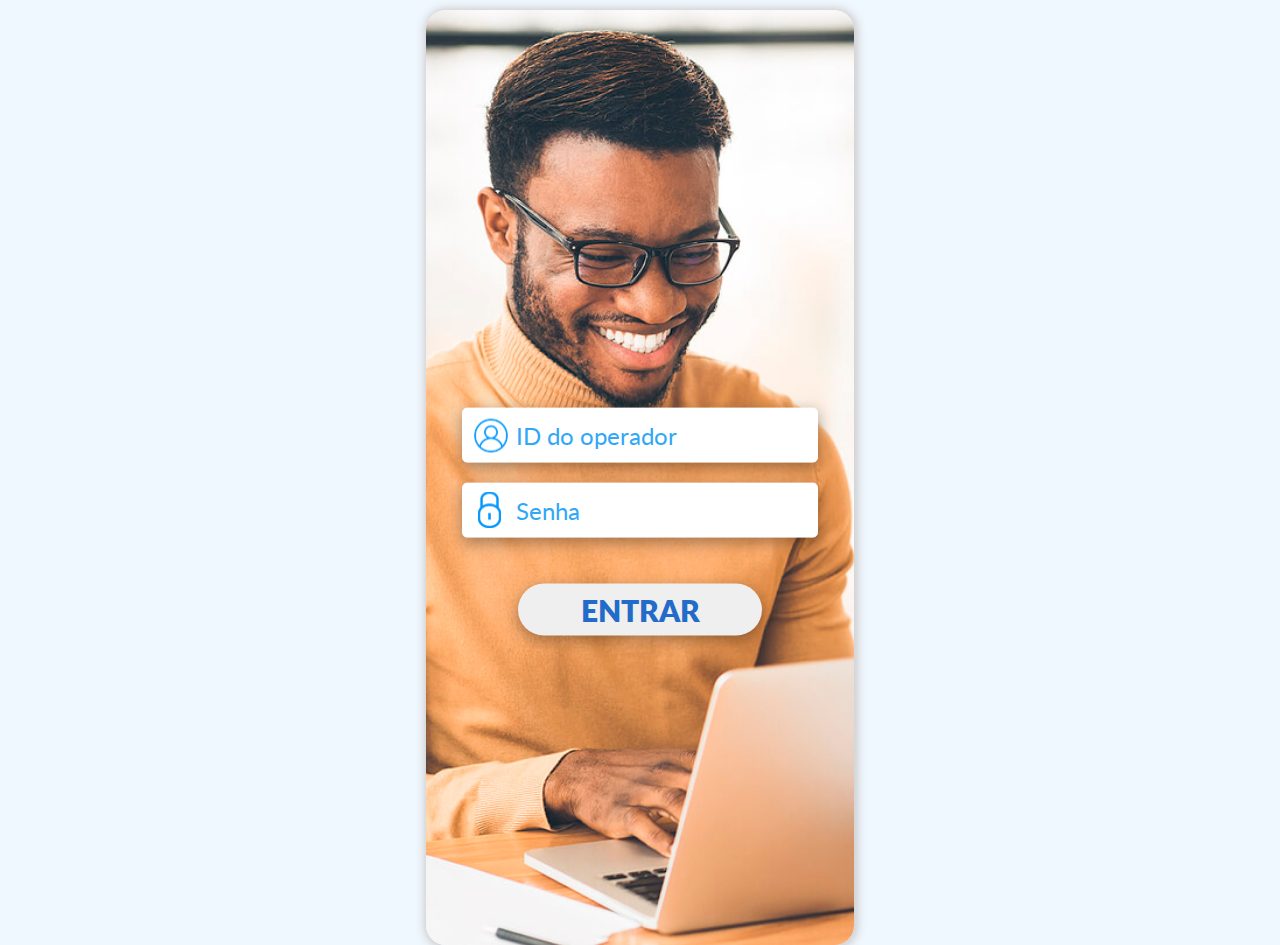
<file: index.html>
<!DOCTYPE html>
<html lang="pt-br">
<head>
    <meta charset="UTF-8">
    <meta name="viewport" content="width=device-width, initial-scale=1.0">
    <title>SPM</title>
    <link rel="stylesheet" href="CSS/style.css">
    <link rel="preconnect" href="https://fonts.googleapis.com">
    <link rel="preconnect" href="https://fonts.gstatic.com" crossorigin>
    <link href="https://fonts.googleapis.com/css2?family=Lobster&display=swap" rel="stylesheet">
</head>
<body>
    <main id="loginScreen">

        <div id="formLogin">
            <form>
                <input type="text" placeholder="ID do operador" class="inputBox idOperador" id="username" title="Insira seu ID" autocomplete minlength="5" maxlength="5" required pattern="\d{5}">

                <input type="password" placeholder="Senha" class="inputBox senha" id="password" title="Insira sua senha" minlength="8" required>

                <button type="submit" class="nextButton loginButton" id="login-button" onclick="login(); return false" autofocus;>ENTRAR</button>
            </form>
        </div>

    </main>
</body>
<script src="JS/script.js"></script>
</html>
</file>
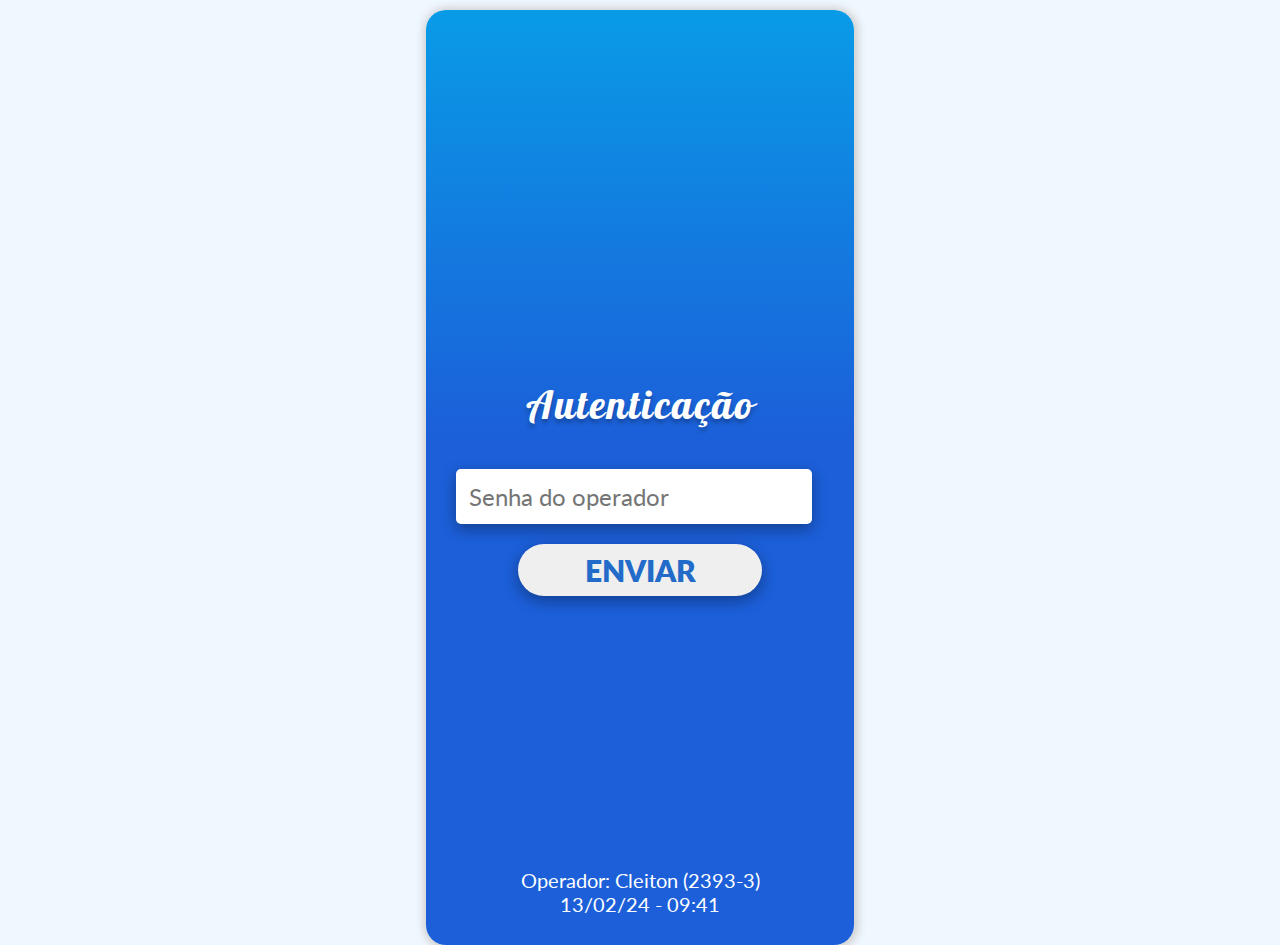
<file: auth.html>
<!DOCTYPE html>
<html lang="pt-br">
<head>
    <meta charset="UTF-8">
    <meta name="viewport" content="width=device-width, initial-scale=1.0">
    <title>SPM</title>
    <link rel="stylesheet" href="CSS/style.css">
    <link rel="preconnect" href="https://fonts.googleapis.com">
<link rel="preconnect" href="https://fonts.gstatic.com" crossorigin>
<link href="https://fonts.googleapis.com/css2?family=Lobster&display=swap" rel="stylesheet">
</head>
<body>

    
    <main class="formAuth">
        <p class="analisysTitle">Autenticação</p>

        <div>
            <form action="">
                <input type="text" placeholder="Senha do operador" class="fillDataProd" required>

                <a href="stop.html"><button type="button" class="nextButton">ENVIAR</button></a>
                
            </form>
        </div>
        <footer>
            <p>Operador: Cleiton (2393-3)</p>
            <p>13/02/24 - 09:41</p>
        </footer>
    </main>
    
</body>

<script src="JS/script.js"></script>
</html>
</file>
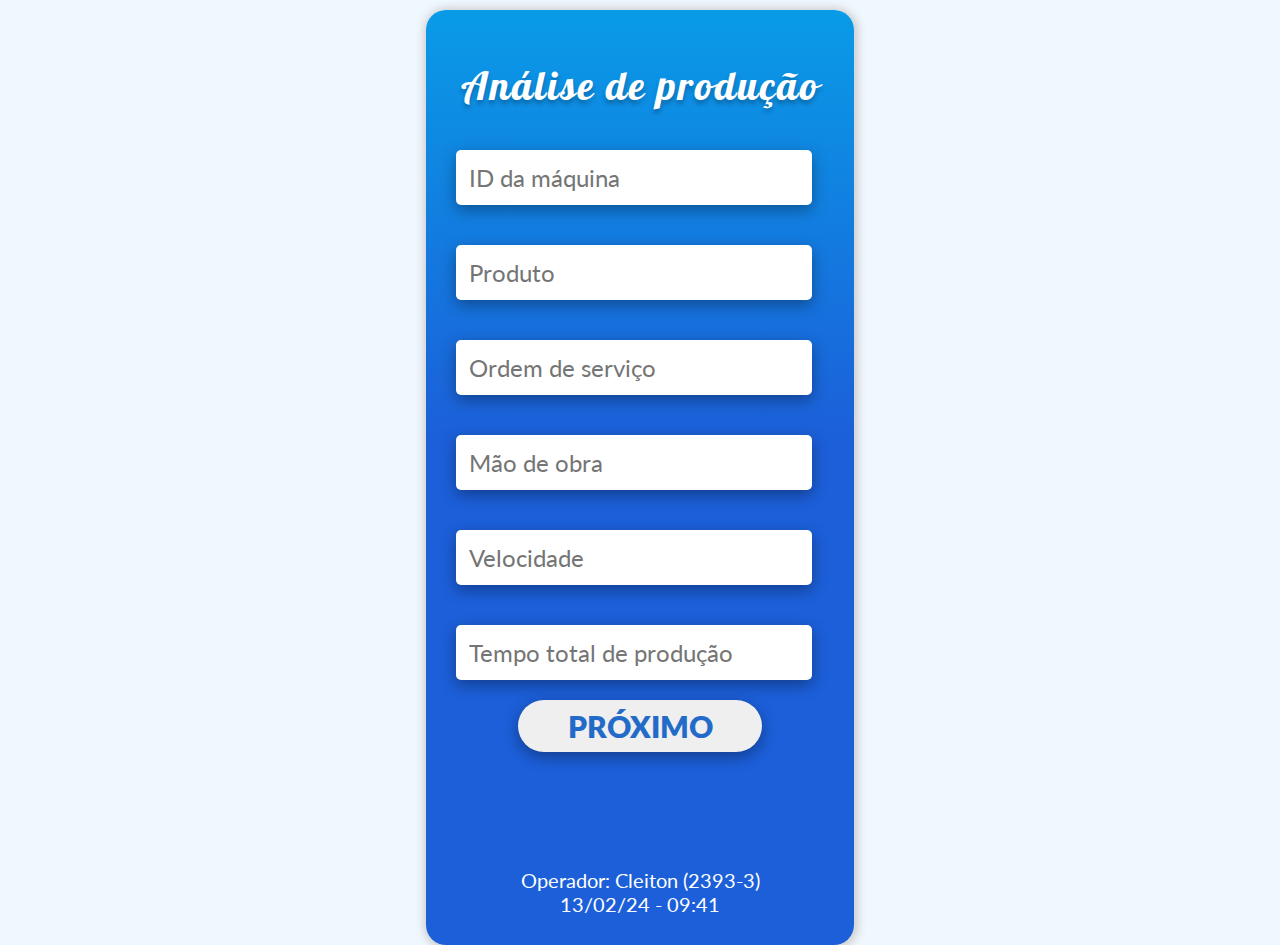
<file: prod.html>
<!DOCTYPE html>
<html lang="pt-br">
<head>
    <meta charset="UTF-8">
    <meta name="viewport" content="width=device-width, initial-scale=1.0">
    <title>SPM</title>
    <link rel="stylesheet" href="CSS/style.css">
    <link rel="preconnect" href="https://fonts.googleapis.com">
<link rel="preconnect" href="https://fonts.gstatic.com" crossorigin>
<link href="https://fonts.googleapis.com/css2?family=Lobster&display=swap" rel="stylesheet">
</head>
<body>

    
    <main>
        <p class="analisysTitle">Análise de produção</p>

        <div class="formProduction">
            <form action="">
                <input type="text" placeholder="ID da máquina" class="fillDataProd" required>
                <input type="text" placeholder="Produto" class="fillDataProd" required>
                <input type="text" placeholder="Ordem de serviço" class="fillDataProd" required>
                <input type="text" placeholder="Mão de obra" class="fillDataProd" required>
                <input type="text" placeholder="Velocidade" class="fillDataProd" required>
                <input type="text" placeholder="Tempo total de produção" class="fillDataProd" required>

                <a href="stop.html"><button type="button" class="nextButton">PRÓXIMO</button></a>
                
            </form>
        </div>
        <footer>
            <p>Operador: Cleiton (2393-3)</p>
            <p>13/02/24 - 09:41</p>
        </footer>
    </main>
    
</body>

<script src="JS/script.js"></script>
</html>
</file>
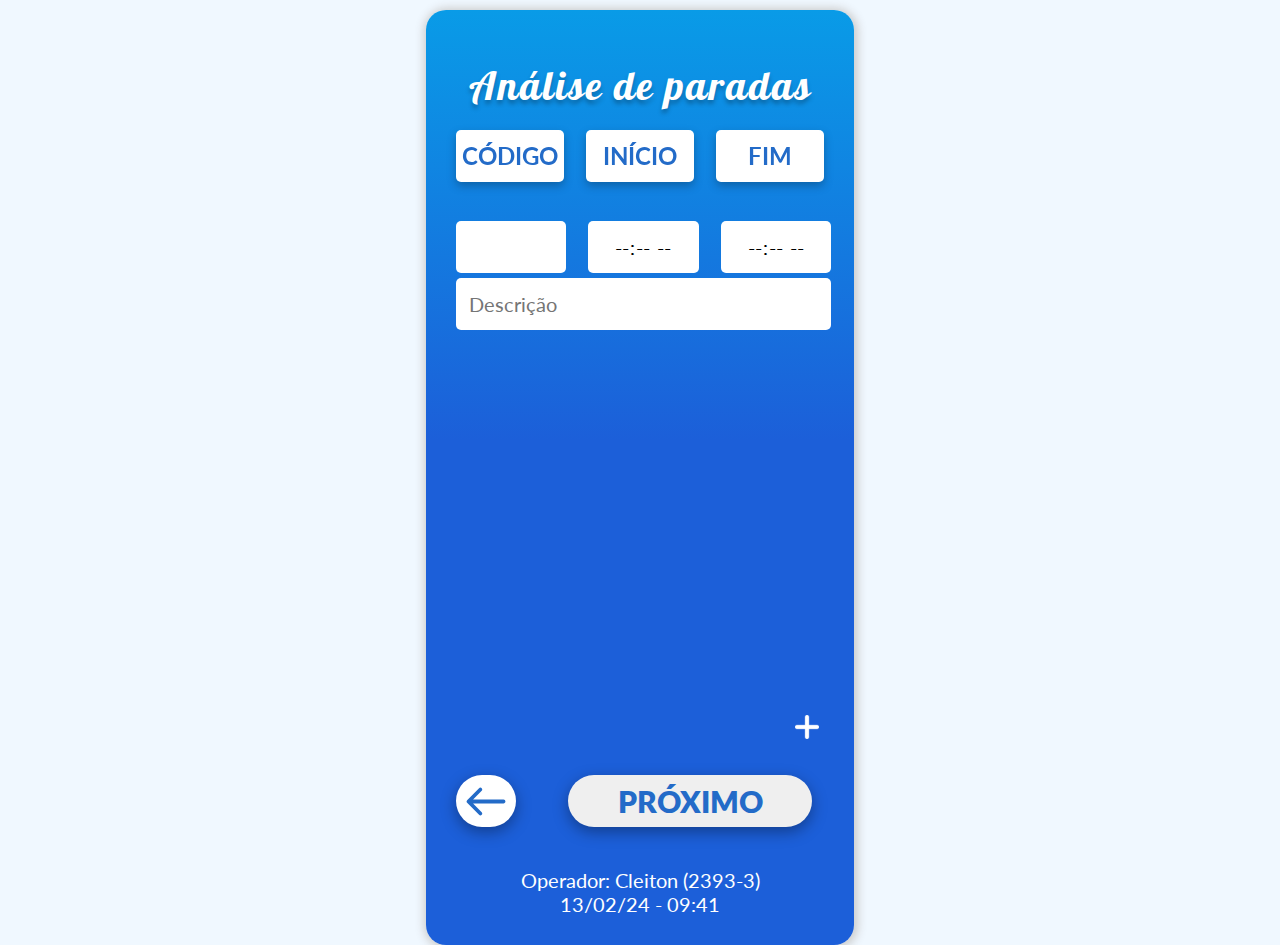
<file: stop.html>
<!DOCTYPE html>
<html lang="pt-br">
<head>
    <meta charset="UTF-8">
    <meta name="viewport" content="width=device-width, initial-scale=1.0">
    <title>SPM</title>
    <link rel="stylesheet" href="CSS/style.css">
    <link rel="preconnect" href="https://fonts.googleapis.com">
    <link rel="preconnect" href="https://fonts.gstatic.com" crossorigin>
    <link href="https://fonts.googleapis.com/css2?family=Lobster&display=swap" rel="stylesheet">
</head>
<body>

    <header>
        
    </header>

    <main>
        <p class="analisysTitle">Análise de paradas</p>

        <nav id="headerStop">
            <div class="titleStop">CÓDIGO</div>
            <div class="titleStop">INÍCIO</div>
            <div class="titleStop">FIM</div>
        </nav>

        <div class="formStop">
            <form action="">
                <div class="fillDataStop" id="paradasContainer">
                    <!-- Conteúdo existente -->
                    <div class="fillDataStop">
                        <div class="firstPart">
                            <input type="text" name="" id="" class="dataStopField" required>
                            <input type="time" name="" id="" class="dataStopField" required>
                            <input type="time" name="" id="" class="dataStopField" required>
                        </div>
                        <div class="secondPart">
                            <input type="text" name="" id="" class="descriptionStop" placeholder="Descrição" required>
                        </div>
                    </div>
                    <!-- Novos campos de parada serão adicionados aqui -->
                </div>

                <div>
                    <button type="button" onclick="adicionarCamposParada()">
                        <img src="Images/plus.svg" alt="" class="plus">
                    </button>
                </div>

                <div class="button">
                    <a href="prod.html"><button type="button" class="nextButton backButton"></button></a>
                    <a href="stop.html"><button type="button" class="nextButton">PRÓXIMO</button></a>
                </div>
                
            </form>
        </div>
        <footer>
            <p>Operador: Cleiton (2393-3)</p>
            <p>13/02/24 - 09:41</p>
        </footer>
    </main>
    
    <script>
        function adicionarCamposParada() {
            // HTML dos novos campos de parada
            var novoCampoParadaHTML = `
                <div class="fillDataStop">
                    <div class="firstPart">
                        <input type="text" name="" id="" class="dataStopField" required>
                        <input type="time" name="" id="" class="dataStopField" required>
                        <input type="time" name="" id="" class="dataStopField" required>
                    </div>
                    <div class="secondPart">
                        <input type="text" name="" id="" class="descriptionStop" placeholder="Descrição" required>
                    </div>
                </div>
            `;

            // Inserir o HTML no contêiner
            document.getElementById("paradasContainer").insertAdjacentHTML('beforeend', novoCampoParadaHTML);
        }
    </script>
</body>
</html>
</file>
<file: CSS/style.css>
@import url('https://fonts.googleapis.com/css2?family=Lato&display=swap');
@import url('https://fonts.googleapis.com/css2?family=Lobster&display=swap');

*{
    border: 0;
    outline: 0;
    margin: 0;
    padding: 0;
    font-family: 'Lato', sans-serif;
    box-sizing: border-box;
}

body{
    display: flex;
    justify-content: center;
    width: 100vw;
    background-color: #f0f8ff ;
    margin-top: 10px;
}

main{
    padding: 30px;
    position: relative;
    width: 428px;
    height: 935px;
    border-radius: 20px;
    background: rgb(28,95,217);
    background: linear-gradient(0deg, rgba(28,95,217,1) 54%, rgba(9,155,231,1) 100%);
    box-shadow: 1px 1px 10px 3px #CCC;
}

footer{
    position: absolute;
    bottom: 3%;
    left: 50%;
    transform: translate(-50%, -3%);
    text-align: center;

    color: #FFF;
    font-size: 20px;

    width: max-content;

    
}

input[type="time"]::-webkit-calendar-picker-indicator{
    background: none; 
    display:none;
}

button{
    cursor: pointer;
}

#loginScreen{
    background: url(../Images/mannotebook.png);
}

#formLogin{
    position: absolute;
    top: 55%;
    left: 50%;
    transform: translate(-50%,-55%);
}

.idOperador{
    border: 0.5px solid #FFF;
    background: #FFF url(../Images/usericon.svg) no-repeat center left 10px;
}

.idOperador:focus{
    outline: 2px solid #f0f8ff;
    transform: scale(1.009);
    background-color: #f0f8ff; 
    transition: all 80ms ease-out;
}

.senha{
    border: 0.5px solid #FFF;
    background: #FFF url(../Images/password.svg) no-repeat center left 15px;
}

.senha:focus{
    outline: 2px solid #f0f8ff;
    transform: scale(1.009);
    background-color: #f0f8ff; 
    transition: all 80ms ease-out;
}

.inputBox
,.fillDataProd{
    width: 356px;
    height: 55px;
    margin-top: 20px;
    border-radius: 5px;
    padding: 0px 0px 0px 53px;
    color: #30a7f7;
    font-size: 24px;
    box-shadow: rgba(0, 0, 0, 0.35) 0px 5px 15px;
}

.inputBox::placeholder{
    color: #30a7f7;
}

.nextButton{
    position: relative;
    left: 50%;
    transform: translate(-50%);
    width: 244px;
    height: 52px;
    /* margin-top: 20px; */
    border-radius: 30px;
    color: #236BC8;
    font-size: 30px;
    font-style: normal;
    font-weight: 800;
    line-height: normal;
    box-shadow: rgba(0, 0, 0, 0.35) 0px 5px 15px;
}

.nextButton:active{
    background-color: #dedcdc;
    transition: ease-out 50ms;
}

.loginButton{
    margin-top: 46px;
}

.fillDataProd{
    padding-left: 13px;
    margin: 20px 0px;
    color: #383737;
}

.analisysTitle{
    margin: 20px 0px;
    font-family: Lobster, sans-serif;
    font-size: 40px;
    color: #FFF;
    text-shadow: 0px 4px 4px rgba(0, 0, 0, 0.25);
    text-align: center;
    letter-spacing: 2px;
}

.button{
    position: absolute;
    top: 765px;
    display: flex;
    flex-direction: row;
    flex-wrap: wrap;
    justify-content: space-between;
    width: 356px;
    height: 55px;
}

.backButton{
    width: 60px;
    background: #FFF url(../Images/arrowBack.svg) no-repeat center/40px;
}

#headerStop{
    /* border: 1px solid red; */
    display: flex;
    flex-direction: row;
    justify-content: space-between;
    height: 55px;
}

.titleStop{
    width: 108px;
    height: 52px;
    color: #236BC8;
    background-color: #FFF;
    filter: drop-shadow(0px 4px 4px rgba(0, 0, 0, 0.25));
    border-radius: 5px;
    text-align: center;
    font-size: 24px;
    font-weight: 700;
    line-height: 52px;
    text-transform: uppercase;
}

.fillDataStop{
    display: flex;
    flex-direction: column;
    margin-top: 13px;
    /* width: fit-c;ontent; */
    /* border: 1px solid red; */
}

.firstPart{
    display: flex;
    flex-direction: row;
    gap: 22px;
}

.dataStopField{
    height: 52px;
    width: 100%;
    border-radius: 5px;
    text-align: center;
    font-size: 20px;
}

.descriptionStop{
    width: 100%;
    height: 52px;
    border-radius: 5px;
    margin-top: 5px;
    padding-left: 13px;
    font-size: 20px;
}

.plus{
    position: absolute;
    right: 35px;
    top: 705px;

    width: 24px;
    height: 24px;
}

.formStop{
    height: 507px;
    width: 385px;
    overflow-y:scroll;
    overflow-x:hidden;
    margin-top: 10px;
    padding-right: 10px;
}

/* Estilização do Scroll para navegadores Webkit (Chrome, Safari) */
.formStop::-webkit-scrollbar {
    width: 8px; /* Largura do scrollbar */
}

.formStop::-webkit-scrollbar-thumb {
    background-color: #5898eb; /* Cor do thumb (barra de rolagem) */
    border-radius: 5px; /* Borda arredondada do thumb */
}

.formStop::-webkit-scrollbar-track {
    border-radius: 10px;
    background-color: #f1f1f1; /* Cor do track (área de rolagem) */
}

.formAuth{
    display: flex;
    flex-direction: column;
    align-items: center;
    justify-content: center;
}
</file>
